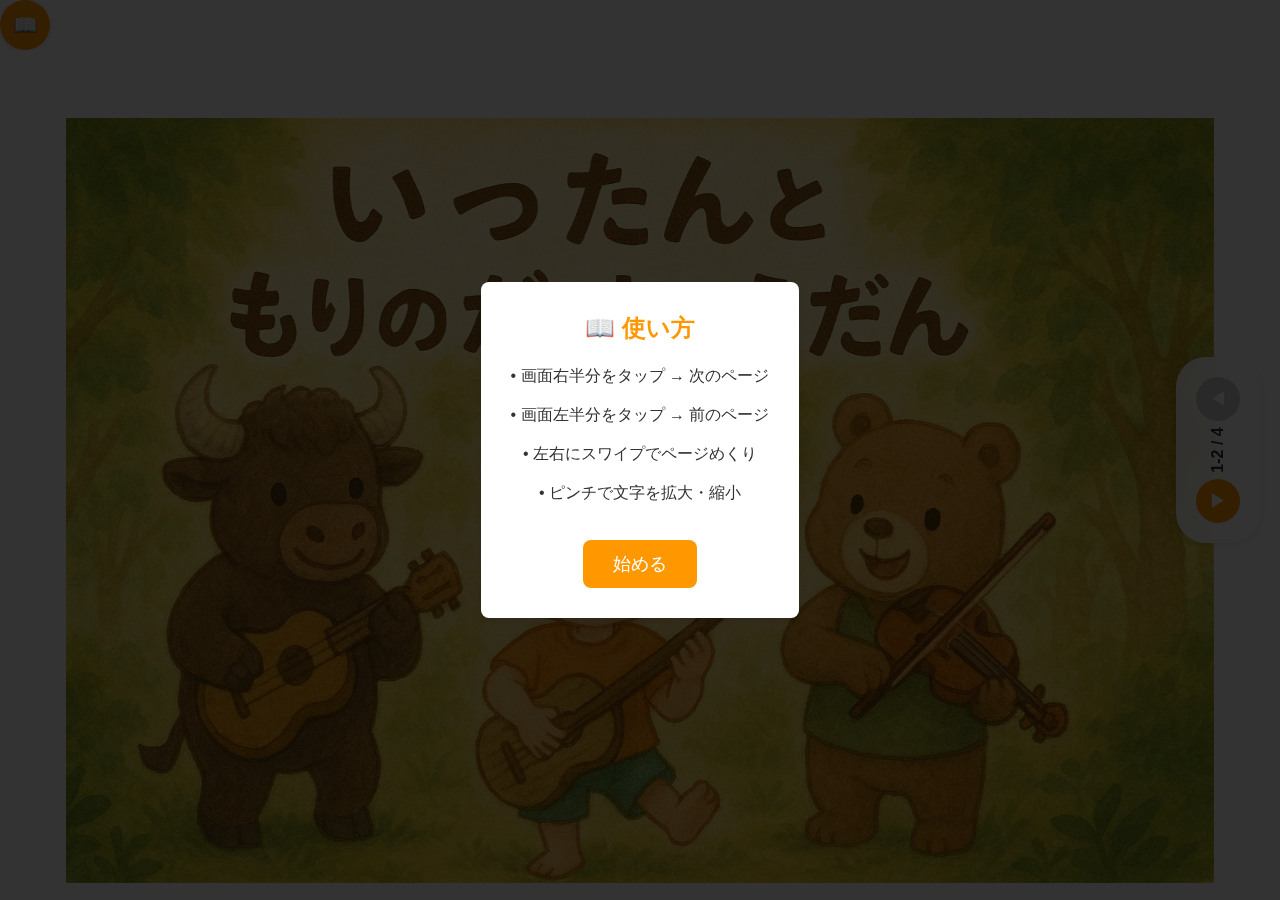
<file: index.html>
<!DOCTYPE html>
<html lang="ja">
<head>
    <meta charset="UTF-8">
    <meta name="viewport" content="width=device-width, initial-scale=1.0, user-scalable=yes, maximum-scale=5.0">
    <title>絵本リーダー</title>
    
    <!-- PWA設定 -->
    <meta name="theme-color" content="#ffffff">
    <meta name="apple-mobile-web-app-capable" content="yes">
    <meta name="apple-mobile-web-app-status-bar-style" content="black-translucent">
    <meta name="apple-mobile-web-app-title" content="絵本リーダー">
    <link rel="manifest" href="manifest.json">
    
    <!-- CSS -->
    <link rel="stylesheet" href="css/mobile.css">
    <link rel="stylesheet" href="css/fullscreen.css">
    
    <!-- Preload first images -->
    <link rel="preload" href="images/b1.png" as="image">
    <link rel="preload" href="images/b2.png" as="image">
</head>
<body>
    <div id="app">
        <!-- フルスクリーンボタン -->
        <button id="fullscreenBtn" class="control-btn" title="全画面表示">📖</button>
        
        <!-- メイン表示エリア -->
        <div id="bookContainer" class="book-container">
            <div id="bookReader" class="book-reader">
                <!-- 見開き表示コンテナ -->
                <div id="spreadContainer" class="spread-container">
                    <div class="page-spread">
                        <img id="leftPage" class="page-image left-page" src="images/b1.png" alt="左ページ">
                        <img id="rightPage" class="page-image right-page" src="images/b2.png" alt="右ページ">
                    </div>
                </div>
            </div>
            
            <!-- タッチ操作エリア -->
            <div class="touch-area left-area" id="prevArea"></div>
            <div class="touch-area right-area" id="nextArea"></div>
        </div>
        
        <!-- コントロールパネル -->
        <div id="controls" class="controls">
            <button id="prevBtn" class="nav-btn">◀</button>
            <span id="pageInfo" class="page-info">1-2 / 4</span>
            <button id="nextBtn" class="nav-btn">▶</button>
        </div>
        
        <!-- 初回ヘルプ -->
        <div id="helpOverlay" class="help-overlay">
            <div class="help-content">
                <h3>📖 使い方</h3>
                <p>• 画面右半分をタップ → 次のページ</p>
                <p>• 画面左半分をタップ → 前のページ</p>
                <p>• 左右にスワイプでページめくり</p>
                <p>• ピンチで文字を拡大・縮小</p>
                <button id="hideHelp" class="help-btn">始める</button>
            </div>
        </div>
    </div>
    
    <!-- JavaScript -->
    <script src="js/mobile-reader.js"></script>
    <script src="js/gesture.js"></script>
    <script src="js/pwa.js"></script>
</body>
</html>
</file>
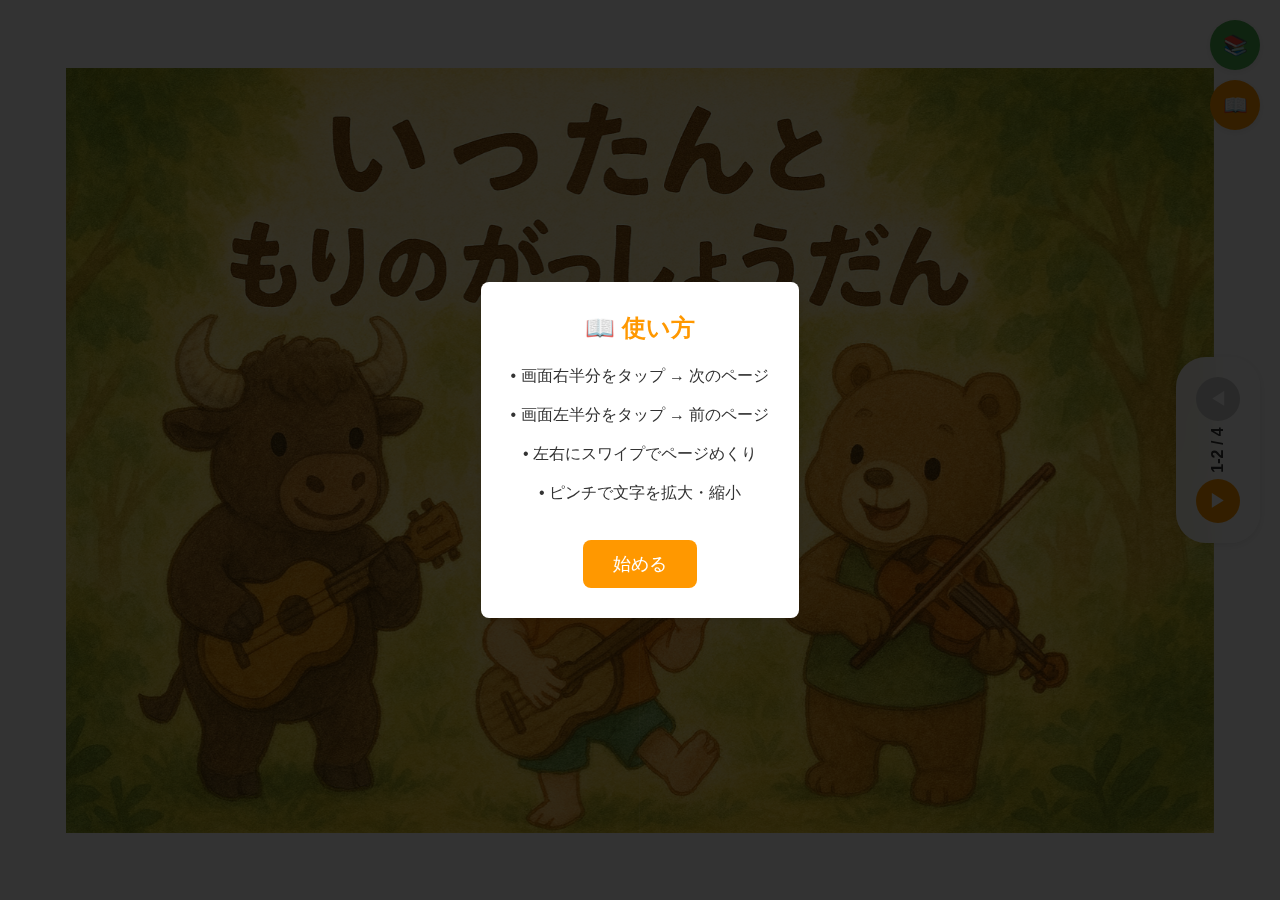
<file: reader.html>
<!DOCTYPE html>
<html lang="ja">
<head>
    <meta charset="UTF-8">
    <meta name="viewport" content="width=device-width, initial-scale=1.0, user-scalable=yes, maximum-scale=5.0">
    <title>絵本リーダー</title>
    
    <!-- PWA設定 -->
    <meta name="theme-color" content="#ffffff">
    <meta name="apple-mobile-web-app-capable" content="yes">
    <meta name="apple-mobile-web-app-status-bar-style" content="black-translucent">
    <meta name="apple-mobile-web-app-title" content="絵本リーダー">
    <link rel="manifest" href="manifest.json">
    
    <!-- CSS -->
    <link rel="stylesheet" href="css/mobile.css">
    <link rel="stylesheet" href="css/fullscreen.css">
    
    <!-- Preload first images -->
    <link rel="preload" href="images/b1.png" as="image">
    <link rel="preload" href="images/b2.png" as="image">
</head>
<body>
    <div id="app">
        <!-- ナビゲーションボタン -->
        <div class="nav-buttons">
            <button id="backToLibraryBtn" class="control-btn" title="本棚に戻る">📚</button>
            <button id="fullscreenBtn" class="control-btn" title="全画面表示">📖</button>
        </div>
        
        <!-- メイン表示エリア -->
        <div id="bookContainer" class="book-container">
            <div id="bookReader" class="book-reader">
                <!-- 見開き表示コンテナ -->
                <div id="spreadContainer" class="spread-container">
                    <div class="page-spread">
                        <img id="leftPage" class="page-image left-page" src="images/b1.png" alt="左ページ">
                        <img id="rightPage" class="page-image right-page" src="images/b2.png" alt="右ページ">
                    </div>
                </div>
            </div>
            
            <!-- タッチ操作エリア -->
            <div class="touch-area left-area" id="prevArea"></div>
            <div class="touch-area right-area" id="nextArea"></div>
        </div>
        
        <!-- コントロールパネル -->
        <div id="controls" class="controls">
            <button id="prevBtn" class="nav-btn">◀</button>
            <span id="pageInfo" class="page-info">1-2 / 4</span>
            <button id="nextBtn" class="nav-btn">▶</button>
        </div>
        
        <!-- 初回ヘルプ -->
        <div id="helpOverlay" class="help-overlay">
            <div class="help-content">
                <h3>📖 使い方</h3>
                <p>• 画面右半分をタップ → 次のページ</p>
                <p>• 画面左半分をタップ → 前のページ</p>
                <p>• 左右にスワイプでページめくり</p>
                <p>• ピンチで文字を拡大・縮小</p>
                <button id="hideHelp" class="help-btn">始める</button>
            </div>
        </div>
    </div>
    
    <!-- JavaScript -->
    <script src="js/book-data.js"></script>
    <script src="js/mobile-reader.js"></script>
    <script src="js/gesture.js"></script>
    <script src="js/pwa.js"></script>
</body>
</html>
</file>
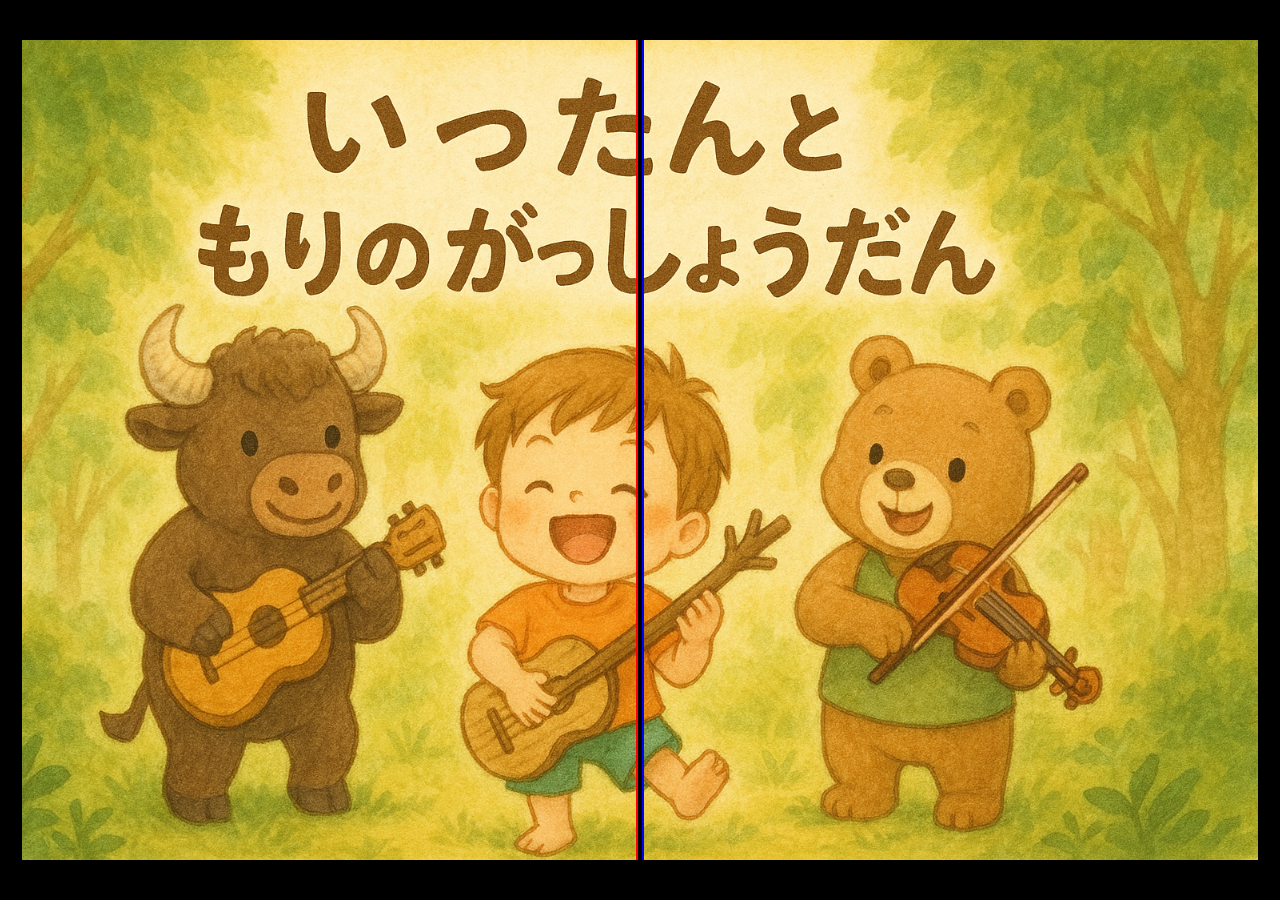
<file: test-spread.html>
<!DOCTYPE html>
<html lang="ja">
<head>
    <meta charset="UTF-8">
    <meta name="viewport" content="width=device-width, initial-scale=1.0">
    <title>見開きテスト</title>
    <style>
        body {
            margin: 0;
            padding: 0;
            background: #000;
            overflow: hidden;
        }
        
        .spread-container {
            width: 100vw;
            height: 100vh;
            display: flex;
            align-items: center;
            justify-content: center;
        }
        
        .page-spread {
            display: flex;
            align-items: center;
            justify-content: center;
            gap: 4px;
            max-width: 100%;
            max-height: 100%;
        }
        
        .page-image {
            max-height: 100vh;
            width: auto;
            height: auto;
            object-fit: contain;
        }
        
        .left-page {
            max-width: 48vw;
            border-right: 2px solid red; /* デバッグ用 */
        }
        
        .right-page {
            max-width: 48vw;
            border-left: 2px solid blue; /* デバッグ用 */
        }
    </style>
</head>
<body>
    <div class="spread-container">
        <div class="page-spread">
            <img class="page-image left-page" src="images/b1.png" alt="左ページ (1)">
            <img class="page-image right-page" src="images/b2.png" alt="右ページ (2)">
        </div>
    </div>
    
    <script>
        // テスト用のログ
        window.addEventListener('load', () => {
            console.log('テストページ読み込み完了');
            
            const leftImg = document.querySelector('.left-page');
            const rightImg = document.querySelector('.right-page');
            
            leftImg.addEventListener('load', () => {
                console.log('左ページ画像読み込み完了:', leftImg.src);
            });
            
            rightImg.addEventListener('load', () => {
                console.log('右ページ画像読み込み完了:', rightImg.src);
            });
            
            leftImg.addEventListener('error', () => {
                console.error('左ページ画像読み込み失敗:', leftImg.src);
            });
            
            rightImg.addEventListener('error', () => {
                console.error('右ページ画像読み込み失敗:', rightImg.src);
            });
        });
    </script>
</body>
</html>
</file>
<file: css/mobile.css>
/* モバイル特化 CSS */
:root {
    --primary-color: #ff9800;
    --secondary-color: #f57c00;
    --text-color: #333;
    --bg-color: #ffffff;
    --shadow: 0 2px 10px rgba(0,0,0,0.1);
    --border-radius: 8px;
}

* {
    margin: 0;
    padding: 0;
    box-sizing: border-box;
}

body {
    font-family: -apple-system, BlinkMacSystemFont, 'Segoe UI', Roboto, 'Helvetica Neue', Arial, sans-serif;
    background: var(--bg-color);
    color: var(--text-color);
    overflow: hidden;
    user-select: none;
    -webkit-user-select: none;
    -webkit-touch-callout: none;
    -webkit-tap-highlight-color: transparent;
}

#app {
    position: relative;
    width: 100vw;
    height: 100vh;
    overflow: hidden;
}

/* ナビゲーションボタン */
.nav-buttons {
    position: fixed;
    top: 20px;
    right: 20px;
    z-index: 1000;
    display: flex;
    flex-direction: column;
    gap: 10px;
}

.control-btn {
    background: var(--primary-color);
    border: none;
    border-radius: 50%;
    width: 50px;
    height: 50px;
    font-size: 20px;
    color: white;
    box-shadow: var(--shadow);
    cursor: pointer;
    transition: all 0.3s ease;
}

.control-btn:hover {
    background: var(--secondary-color);
    transform: scale(1.1);
}

.control-btn:active {
    transform: scale(0.95);
}

#backToLibraryBtn {
    background: #4CAF50;
}

#backToLibraryBtn:hover {
    background: #45a049;
}

/* メイン表示エリア */
.book-container {
    position: relative;
    width: 100vw;
    height: 100vh;
    display: flex;
    align-items: center;
    justify-content: center;
    background: var(--bg-color);
}

.book-reader {
    position: relative;
    width: 100%;
    height: 100%;
    display: flex;
    align-items: center;
    justify-content: center;
    overflow: hidden;
}

/* 見開き表示コンテナ（最適化版を優先、フォールバック対応） */
.spread-container {
    width: 100%;
    height: 100%;
    display: flex;
    align-items: center;
    justify-content: center;
    
    /* ViewportManager利用時 */
    width: var(--vw-safe, 100%);
    height: var(--vh-safe, 100%);
    
    /* フォールバック */
    min-height: 400px;
    max-height: 100vh;
}

.page-spread {
    display: flex;
    align-items: center;
    justify-content: center;
    gap: 0; /* 完全に隙間なし */
    max-width: 100%;
    max-height: 100%;
    transition: opacity 0.3s ease, transform 0.3s ease;
    will-change: transform, opacity; /* GPU加速 */
    
    /* ViewportManager利用時 */
    max-width: calc(var(--page-max-width, 49vw) * 2);
    max-height: var(--page-max-height, 100vh);
}

.page-image {
    object-fit: contain;
    touch-action: pinch-zoom;
    will-change: transform; /* GPU加速 */
    
    /* サイズは JavaScript で固定値を設定 */
    /* transition は transform のみに限定してチラつき防止 */
    transition: transform 0.3s ease;
    
    /* ViewportManager利用時（フォールバック） */
    max-width: var(--page-max-width, 49vw);
    max-height: var(--page-max-height, 100vh);
    
    /* レガシーフォールバック */
    max-width: 48vw;
    max-height: 85vh;
}

.left-page {
    flex: 1;
    /* 隙間なし表示のため境界線削除 */
}

.right-page {
    flex: 1;
    /* 隙間なし表示のため境界線削除 */
}

/* 横向き時の見開き最適化 */
@media (orientation: landscape) {
    .page-spread {
        gap: 0; /* 隙間なし維持 */
    }
}

/* 縦向き時の調整 */
@media (orientation: portrait) {
    .page-spread {
        gap: 0; /* 隙間なし維持 */
    }
}

/* タッチ操作エリア */
.touch-area {
    position: absolute;
    top: 0;
    width: 50%;
    height: 100%;
    z-index: 10;
    cursor: pointer;
}

.left-area {
    left: 0;
}

.right-area {
    right: 0;
}

.touch-area:active {
    background: rgba(0,0,0,0.05);
}

/* コントロールパネル */
.controls {
    position: fixed;
    bottom: 20px;
    left: 50%;
    transform: translateX(-50%);
    display: flex;
    align-items: center;
    gap: 20px;
    background: rgba(255,255,255,0.9);
    backdrop-filter: blur(10px);
    padding: 12px 24px;
    border-radius: 30px;
    box-shadow: var(--shadow);
    z-index: 100;
}

.nav-btn {
    background: var(--primary-color);
    border: none;
    border-radius: 50%;
    width: 44px;
    height: 44px;
    font-size: 18px;
    color: white;
    cursor: pointer;
    transition: all 0.3s ease;
    display: flex;
    align-items: center;
    justify-content: center;
}

.nav-btn:hover {
    background: var(--secondary-color);
    transform: scale(1.1);
}

.nav-btn:active {
    transform: scale(0.9);
}

.nav-btn:disabled {
    background: #ccc;
    cursor: not-allowed;
    transform: none;
}

.page-info {
    font-size: 16px;
    font-weight: 600;
    color: var(--text-color);
    min-width: 60px;
    text-align: center;
}

/* ヘルプオーバーレイ */
.help-overlay {
    position: fixed;
    top: 0;
    left: 0;
    width: 100vw;
    height: 100vh;
    background: rgba(0,0,0,0.8);
    display: flex;
    align-items: center;
    justify-content: center;
    z-index: 2000;
    opacity: 1;
    transition: opacity 0.3s ease;
}

.help-overlay.hidden {
    opacity: 0;
    pointer-events: none;
}

.help-content {
    background: white;
    padding: 30px;
    border-radius: var(--border-radius);
    max-width: 90vw;
    max-height: 90vh;
    text-align: center;
    box-shadow: var(--shadow);
}

.help-content h3 {
    margin-bottom: 20px;
    color: var(--primary-color);
    font-size: 24px;
}

.help-content p {
    margin-bottom: 15px;
    font-size: 16px;
    line-height: 1.5;
}

.help-btn {
    background: var(--primary-color);
    border: none;
    border-radius: var(--border-radius);
    padding: 12px 30px;
    font-size: 18px;
    color: white;
    cursor: pointer;
    margin-top: 20px;
    transition: all 0.3s ease;
}

.help-btn:hover {
    background: var(--secondary-color);
    transform: translateY(-2px);
}

.help-btn:active {
    transform: translateY(0);
}

/* デバッグボタン */
.help-debug {
    display: flex;
    gap: 10px;
    justify-content: center;
    margin: 15px 0;
}

.debug-btn {
    background: #2196F3;
    border: none;
    border-radius: var(--border-radius);
    padding: 8px 16px;
    font-size: 14px;
    color: white;
    cursor: pointer;
    transition: all 0.3s ease;
}

.debug-btn:hover {
    background: #1976D2;
    transform: translateY(-1px);
}

.debug-btn:active {
    transform: translateY(0);
}

/* レスポンシブ調整 */
@media (max-width: 480px) {
    .controls {
        bottom: 10px;
        padding: 10px 20px;
        gap: 15px;
    }
    
    .nav-btn {
        width: 40px;
        height: 40px;
        font-size: 16px;
    }
    
    .page-info {
        font-size: 14px;
        min-width: 50px;
    }
    
    .nav-buttons {
        top: 15px;
        right: 15px;
    }
    
    .control-btn {
        width: 44px;
        height: 44px;
        font-size: 18px;
    }
    
    .help-content {
        padding: 20px;
    }
    
    .help-content h3 {
        font-size: 20px;
    }
    
    .help-content p {
        font-size: 14px;
    }
}

/* 横向き時の調整 */
@media (orientation: landscape) {
    .controls {
        right: 20px;
        left: auto;
        transform: none;
        bottom: 50%;
        transform: translateY(50%);
        flex-direction: column;
        padding: 20px 12px;
    }
    
    .page-info {
        transform: rotate(-90deg);
        width: 44px;
    }
}

/* アニメーション */
@keyframes fadeIn {
    from { opacity: 0; transform: scale(0.9); }
    to { opacity: 1; transform: scale(1); }
}

.page-spread {
    animation: fadeIn 0.3s ease;
}

/* 見開きページめくりアニメーション（GPU加速最適化） */
@keyframes slideInRight {
    from { 
        transform: translate3d(100%, 0, 0); 
        opacity: 0; 
    }
    to { 
        transform: translate3d(0, 0, 0); 
        opacity: 1; 
    }
}

@keyframes slideInLeft {
    from { 
        transform: translate3d(-100%, 0, 0); 
        opacity: 0; 
    }
    to { 
        transform: translate3d(0, 0, 0); 
        opacity: 1; 
    }
}

.page-spread.slide-in-right {
    animation: slideInRight 0.3s cubic-bezier(0.25, 0.46, 0.45, 0.94);
    will-change: transform, opacity;
}

.page-spread.slide-in-left {
    animation: slideInLeft 0.3s cubic-bezier(0.25, 0.46, 0.45, 0.94);
    will-change: transform, opacity;
}

/* タッチフィードバック */
.touch-feedback {
    position: absolute;
    width: 100px;
    height: 100px;
    border-radius: 50%;
    background: rgba(255, 152, 0, 0.3);
    pointer-events: none;
    transform: translate(-50%, -50%) scale(0);
    animation: touchRipple 0.6s ease-out;
}

@keyframes touchRipple {
    to {
        transform: translate(-50%, -50%) scale(1);
        opacity: 0;
    }
}
</file>
<file: css/fullscreen.css>
/* フルスクリーン専用スタイル */

/* フルスクリーン時の基本設定 */
:fullscreen {
    background: #000;
}

:-webkit-full-screen {
    background: #000;
}

:-moz-full-screen {
    background: #000;
}

:-ms-fullscreen {
    background: #000;
}

/* フルスクリーン時のコンテナ */
.book-container:fullscreen,
.book-container:-webkit-full-screen,
.book-container:-moz-full-screen,
.book-container:-ms-fullscreen {
    background: #000;
    width: 100vw;
    height: 100vh;
}

/* フルスクリーン時の見開き表示 */
.book-container:fullscreen .page-image,
.book-container:-webkit-full-screen .page-image,
.book-container:-moz-full-screen .page-image,
.book-container:-ms-fullscreen .page-image {
    max-height: 100vh;
    width: auto;
    height: auto;
    object-fit: contain;
}

/* フルスクリーン時の見開き最適化 */
.book-container:fullscreen .left-page,
.book-container:fullscreen .right-page,
.book-container:-webkit-full-screen .left-page,
.book-container:-webkit-full-screen .right-page,
.book-container:-moz-full-screen .left-page,
.book-container:-moz-full-screen .right-page,
.book-container:-ms-fullscreen .left-page,
.book-container:-ms-fullscreen .right-page {
    max-width: 50vw;
}

/* フルスクリーン時のコントロール */
.book-container:fullscreen .controls,
.book-container:-webkit-full-screen .controls,
.book-container:-moz-full-screen .controls,
.book-container:-ms-fullscreen .controls {
    background: rgba(0,0,0,0.7);
    backdrop-filter: blur(10px);
}

.book-container:fullscreen .control-btn,
.book-container:-webkit-full-screen .control-btn,
.book-container:-moz-full-screen .control-btn,
.book-container:-ms-fullscreen .control-btn {
    background: rgba(255, 152, 0, 0.8);
}

/* フルスクリーン自動非表示コントロール */
.auto-hide-controls .controls {
    opacity: 0;
    pointer-events: none;
    transition: opacity 0.5s ease;
}

.auto-hide-controls .control-btn {
    opacity: 0;
    pointer-events: none;
    transition: opacity 0.5s ease;
}

.auto-hide-controls:hover .controls,
.auto-hide-controls.show-controls .controls {
    opacity: 1;
    pointer-events: auto;
}

.auto-hide-controls:hover .control-btn,
.auto-hide-controls.show-controls .control-btn {
    opacity: 1;
    pointer-events: auto;
}

/* iPhone Safari の特別対応 */
@supports (-webkit-touch-callout: none) {
    .book-container {
        /* iPhone のホームインジケーター対応 */
        padding-bottom: env(safe-area-inset-bottom);
    }
    
    .controls {
        bottom: calc(20px + env(safe-area-inset-bottom));
    }
}

/* ノッチ対応 */
@media screen and (orientation: landscape) {
    .book-container {
        padding-left: env(safe-area-inset-left);
        padding-right: env(safe-area-inset-right);
    }
    
    .control-btn {
        right: calc(20px + env(safe-area-inset-right));
        top: calc(20px + env(safe-area-inset-top));
    }
}

/* 没入型体験のための追加スタイル */
.immersive-mode {
    overflow: hidden;
}

.immersive-mode .page-image {
    cursor: none;
}

.immersive-mode .touch-area {
    cursor: none;
}

/* ダークモード対応 */
@media (prefers-color-scheme: dark) {
    :root {
        --bg-color: #121212;
        --text-color: #ffffff;
    }
    
    .book-container {
        background: #000;
    }
    
    .controls {
        background: rgba(0,0,0,0.9);
        color: white;
    }
    
    .help-content {
        background: #1a1a1a;
        color: white;
    }
}
</file>
